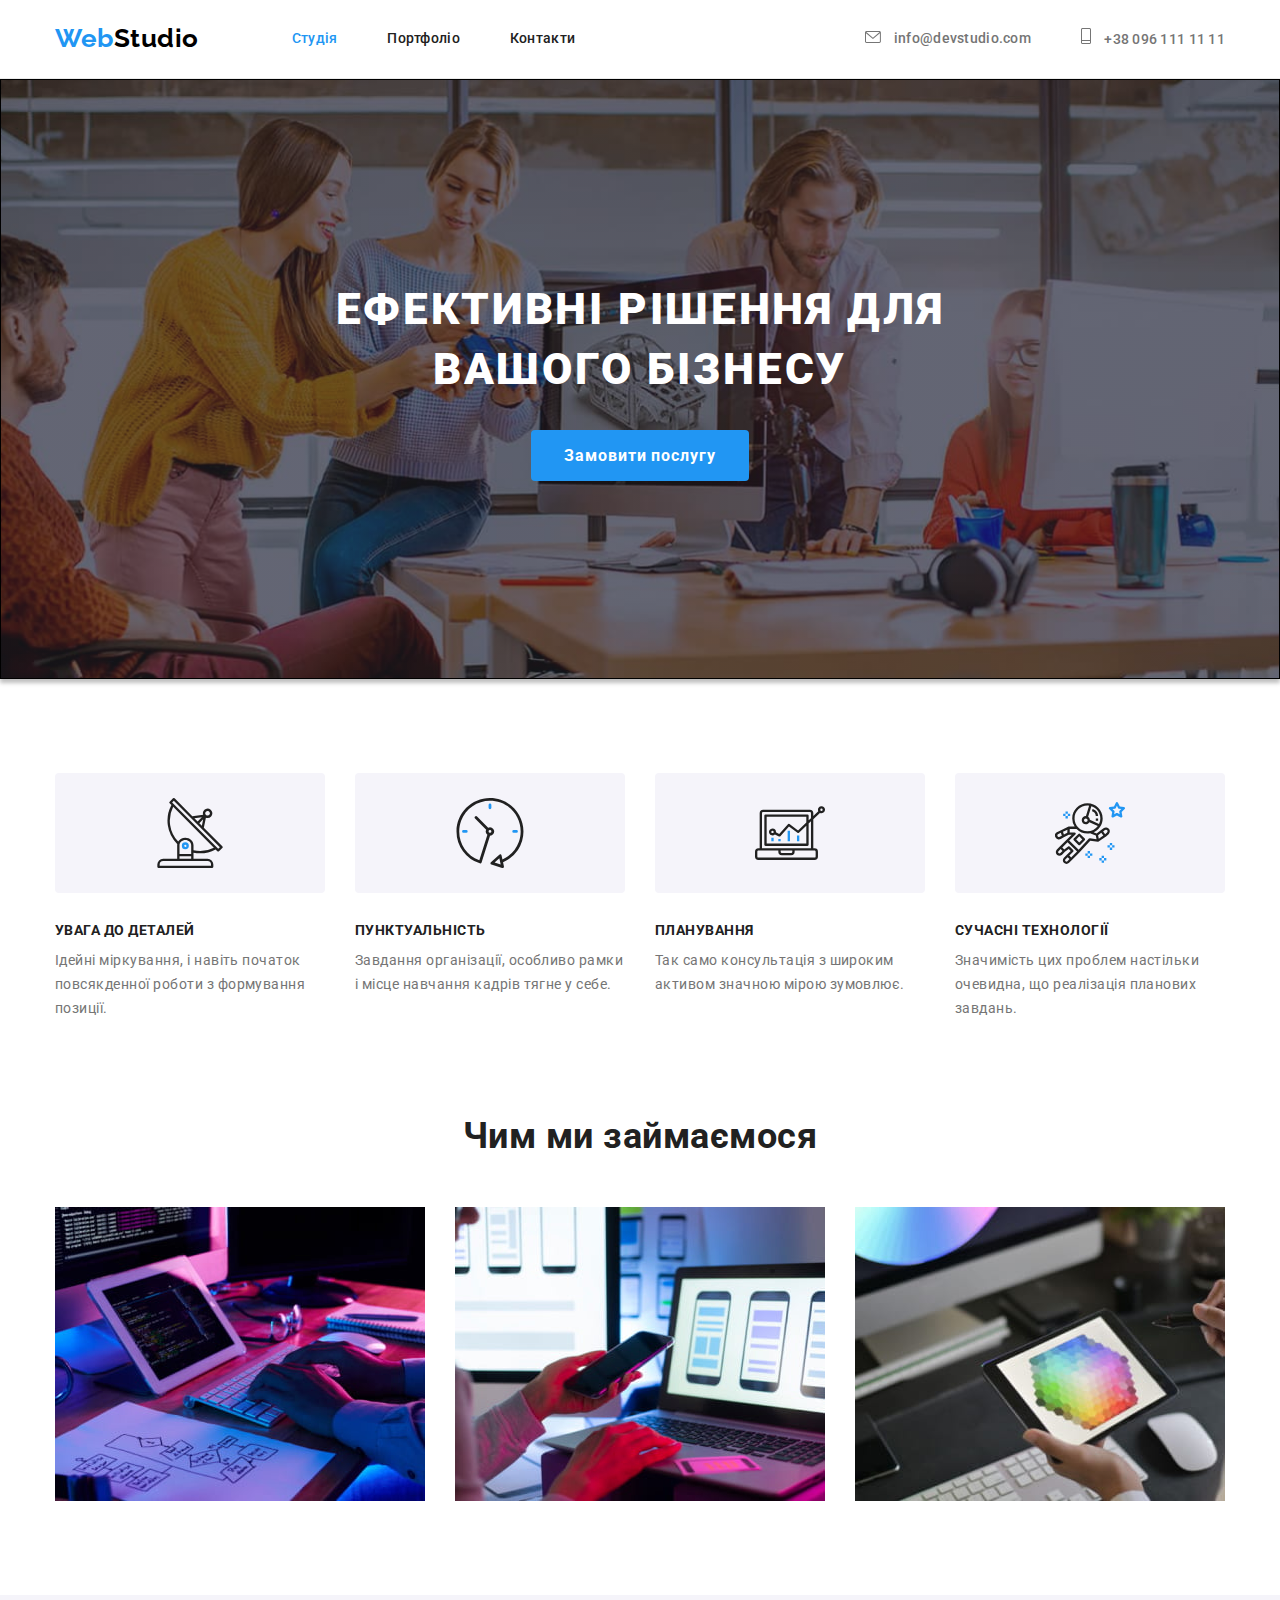
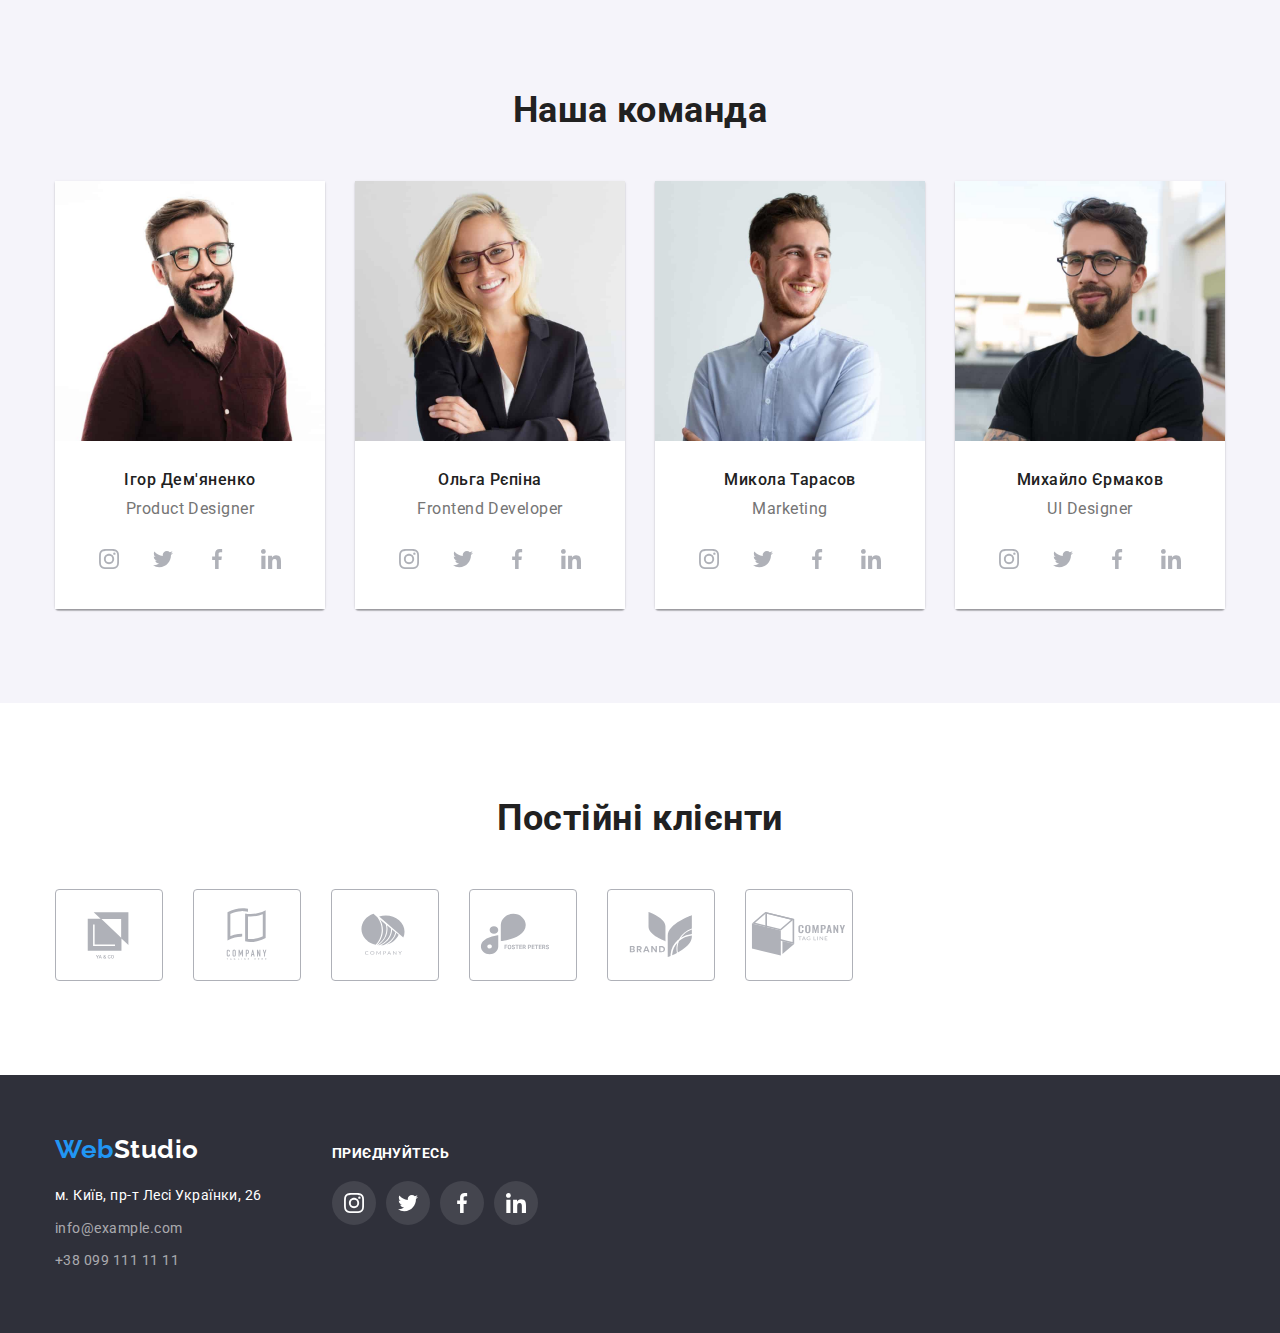
<file: index.html>
<!DOCTYPE html>
<html lang="en">
  <head>
    <meta charset="UTF-8" />
    <meta http-equiv="X-UA-Compatible" content="IE=edge" />
    <meta name="viewport" content="width=device-width, initial-scale=1.0" />
    <title>Document</title>
    <link rel="preconnect" href="https://fonts.googleapis.com" />
    <link rel="preconnect" href="https://fonts.gstatic.com" crossorigin />
    <link
      href="https://fonts.googleapis.com/css2?family=Raleway:wght@700&family=Roboto:wght@400;500;700;900&display=swap"
      rel="stylesheet"
    />
    <link
      rel="stylesheet"
      href="https://cdnjs.cloudflare.com/ajax/libs/modern-normalize/1.1.0/modern-normalize.min.css"
    />
    <link rel="stylesheet" href="./css/styles.css" />
  </head>

  <body>
    <!--Шапка-->
    <header class="page-header">
      <div class="container">
        <div class="site-nav">
          <nav class="navigation">
            <a class="logo" href=""><span class="web-logo">Web</span>Studio</a>

            <ul class="list nav-list">
              <li><a class="link link-active" href="./index.html">Студія</a></li>
              <li><a class="link" href="./portfolio.html">Портфоліо</a></li>
              <li><a class="link" href="">Контакти</a></li>
            </ul>
          </nav>

          <ul class="list contact-list">
            <li>
              <a class="contact-link" href="mailto:info@devstudio.com">
                <svg class="contact-icon" width="16" height="12">
                  <use href="./images/icons.svg#icon-mail"></use>
                </svg>
                info@devstudio.com</a
              >
            </li>
            <li>
              <a class="contact-link" href="tel+380961111111">
                <svg class="contact-icon" width="10" height="16">
                  <use href="./images/icons.svg#icon-tel"></use>
                </svg>
                +38 096 111 11 11</a
              >
            </li>
          </ul>
        </div>
      </div>
    </header>

    <!--основний заголовок-->
    <main>
      <section class="hero">
        <div class="container">
          <h1 class="hero-title">
            Ефективні рішення для<br />
            вашого бізнесу
          </h1>
          <button type="button" class="button-primary">Замовити послугу</button>
        </div>
      </section>

      <!--переваги-->
      <section class="first-section">
        <div class="container">
          <h2 class="visually-hidden">Наші переваги</h2>
          <ul class="list features">
            <li>
              <div class="wrap-icon">
                <svg width="70" height="70">
                  <use href="./images/icons.svg#icon-antenna"></use>
                </svg>
              </div>
              <h3 class="section-title">УВАГА ДО ДЕТАЛЕЙ</h3>
              <p class="information">
                Ідейні міркування, і навіть початок повсякденної роботи з формування позиції.
              </p>
            </li>
            <li>
              <div class="wrap-icon">
                <svg width="70" height="70">
                  <use href="./images/icons.svg#icon-clock"></use>
                </svg>
              </div>
              <h3 class="section-title">ПУНКТУАЛЬНІСТЬ</h3>
              <p class="information">
                Завдання організації, особливо рамки і місце навчання кадрів тягне у себе.
              </p>
            </li>
            <li>
              <div class="wrap-icon">
                <svg width="70" height="70">
                  <use href="./images/icons.svg#icon-diagram"></use>
                </svg>
              </div>
              <h3 class="section-title">ПЛАНУВАННЯ</h3>
              <p class="information">
                Так само консультація з широким активом значною мірою зумовлює.
              </p>
            </li>
            <li>
              <div class="wrap-icon">
                <svg width="70" height="70">
                  <use href="./images/icons.svg#icon-astronaut"></use>
                </svg>
              </div>
              <h3 class="section-title">СУЧАСНІ ТЕХНОЛОГІЇ</h3>
              <p class="information">
                Значимість цих проблем настільки очевидна, що реалізація планових завдань.
              </p>
            </li>
          </ul>
        </div>
      </section>

      <!--наші роботи-->
      <section class="section">
        <div class="container">
          <h2 class="work-list-title">Чим ми займаємося</h2>
          <ul class="list benefits">
            <li><img src="./images/box1.jpg" alt="write site" width="370" /></li>
            <li><img src="./images/box2.jpg" alt="flashing telephones" width="370" /></li>
            <li><img src="./images/box3.jpg" alt="we create design" width="370" /></li>
          </ul>
        </div>
      </section>

      <!--команда-->
      <section class="team section">
        <div class="container">
          <h2 class="team-list-title">Наша команда</h2>
          <ul class="list team-list">
            <li class="wrap">
              <img src="./images/img.jpg" alt="Ігор Дем'яненко" width="270" height="260" />
              <div class="name-subject">
                <h3 class="subject">Ігор Дем'яненко</h3>
                <p class="subtitle">Product Designer</p>
              </div>
              <ul class="net-list list">
                <li class="net-item">
                  <a href="" class="net-linc"
                    ><svg class="net-icon" width="20" height="20">
                      <use href="./images/icons.svg#icon-instagram"></use>
                    </svg>
                  </a>
                </li>
                <li class="net-item">
                  <a href="" class="net-linc"
                    ><svg class="net-icon" width="20" height="20">
                      <use href="./images/icons.svg#icon-twitter"></use>
                    </svg>
                  </a>
                </li>
                <li class="net-item">
                  <a href="" class="net-linc"
                    ><svg class="net-icon" width="20" height="20">
                      <use href="./images/icons.svg#icon-facebook"></use>
                    </svg>
                  </a>
                </li>
                <li class="net-item">
                  <a href="" class="net-linc"
                    ><svg class="net-icon" width="20" height="20">
                      <use href="./images/icons.svg#icon-linkedin"></use>
                    </svg>
                  </a>
                </li>
              </ul>
            </li>
            <li class="wrap">
              <img src="./images/img1.jpg" alt="Ольга Рєпіна" width="270" height="260" />
              <div class="name-subject">
                <h3 class="subject">Ольга Рєпіна</h3>
                <p class="subtitle">Frontend Developer</p>
              </div>
              <ul class="net-list list">
                <li class="net-item">
                  <a href="" class="net-linc"
                    ><svg class="net-icon" width="20" height="20">
                      <use href="./images/icons.svg#icon-instagram"></use>
                    </svg>
                  </a>
                </li>
                <li class="net-item">
                  <a href="" class="net-linc"
                    ><svg class="net-icon" width="20" height="20">
                      <use href="./images/icons.svg#icon-twitter"></use>
                    </svg>
                  </a>
                </li>
                <li class="net-item">
                  <a href="" class="net-linc"
                    ><svg class="net-icon" width="20" height="20">
                      <use href="./images/icons.svg#icon-facebook"></use>
                    </svg>
                  </a>
                </li>
                <li class="net-item">
                  <a href="" class="net-linc"
                    ><svg class="net-icon" width="20" height="20">
                      <use href="./images/icons.svg#icon-linkedin"></use>
                    </svg>
                  </a>
                </li>
              </ul>
            </li>
            <li class="wrap">
              <img src="./images/img2.jpg" alt="Микола Тарасов" width="270" height="260" />
              <div class="name-subject">
                <h3 class="subject">Микола Тарасов</h3>
                <p class="subtitle">Marketing</p>
              </div>
              <ul class="net-list list">
                <li class="net-item">
                  <a href="" class="net-linc"
                    ><svg class="net-icon" width="20" height="20">
                      <use href="./images/icons.svg#icon-instagram"></use>
                    </svg>
                  </a>
                </li>
                <li class="net-item">
                  <a href="" class="net-linc"
                    ><svg class="net-icon" width="20" height="20">
                      <use href="./images/icons.svg#icon-twitter"></use>
                    </svg>
                  </a>
                </li>
                <li class="net-item">
                  <a href="" class="net-linc"
                    ><svg class="net-icon" width="20" height="20">
                      <use href="./images/icons.svg#icon-facebook"></use>
                    </svg>
                  </a>
                </li>
                <li class="net-item">
                  <a href="" class="net-linc"
                    ><svg class="net-icon" width="20" height="20">
                      <use href="./images/icons.svg#icon-linkedin"></use>
                    </svg>
                  </a>
                </li>
              </ul>
            </li>
            <li class="wrap">
              <img src="./images/img3.jpg" alt="Михайло Єрмаков" width="270" height="260" />
              <div class="name-subject">
                <h3 class="subject">Михайло Єрмаков</h3>
                <p class="subtitle">UI Designer</p>
              </div>
              <ul class="net-list list">
                <li class="net-item">
                  <a href="" class="net-linc"
                    ><svg class="net-icon" width="20" height="20">
                      <use href="./images/icons.svg#icon-instagram"></use>
                    </svg>
                  </a>
                </li>
                <li class="net-item">
                  <a href="" class="net-linc"
                    ><svg class="net-icon" width="20" height="20">
                      <use href="./images/icons.svg#icon-twitter"></use>
                    </svg>
                  </a>
                </li>
                <li class="net-item">
                  <a href="" class="net-linc"
                    ><svg class="net-icon" width="20" height="20">
                      <use href="./images/icons.svg#icon-facebook"></use>
                    </svg>
                  </a>
                </li>
                <li class="net-item">
                  <a href="" class="net-linc"
                    ><svg class="net-icon" width="20" height="20">
                      <use href="./images/icons.svg#icon-linkedin"></use>
                    </svg>
                  </a>
                </li>
              </ul>
            </li>
          </ul>
        </div>
      </section>
      <section class="section">
        <div class="container">
          <h2 class="team-list-title">Постійні клієнти</h2>
          <ul class="clients-list list">
            <li class="clients-item">
              <a href="" class="clients-linc"
                ><svg class="clients-icon" width="106" height="60">
                  <use href="./images/icons.svg#icon-Logo1"></use>
                </svg>
              </a>
            </li>
            <li class="clients-item">
              <a href="" class="clients-linc">
                <svg class="clients-icon" width="106" height="60">
                  <use href="./images/icons.svg#icon-Logo2"></use>
                </svg>
              </a>
            </li>
            <li class="clients-item">
              <a href="" class="clients-linc">
                <svg class="clients-icon" width="106" height="60">
                  <use href="./images/icons.svg#icon-Logo3"></use>
                </svg>
              </a>
            </li>
            <li class="clients-item">
              <a href="" class="clients-linc">
                <svg class="clients-icon" width="106" height="60">
                  <use href="./images/icons.svg#icon-Logo4"></use>
                </svg>
              </a>
            </li>
            <li class="clients-item">
              <a href="" class="clients-linc">
                <svg class="clients-icon" width="106" height="60">
                  <use href="./images/icons.svg#icon-Logo5"></use>
                </svg>
              </a>
            </li>
            <li class="clients-item">
              <a href="" class="clients-linc">
                <svg class="clients-icon" width="106" height="60">
                  <use href="./images/icons.svg#icon-Logo6"></use>
                </svg>
              </a>
            </li>
          </ul>
        </div>
      </section>
    </main>

    <!--підвал-->
    <footer>
      <div class="container">
        <div class="wraper">
          <div class="footer-info">
            <a class="address-logo" href=""><span class="address-web">Web</span>Studio</a>
            <address>
              <ul class="list info-contact">
                <li><a class="address-info" href="">м. Київ, пр-т Лесі Українки, 26</a></li>
                <li>
                  <a class="address-contact" href="mailto:info@example.com">info@example.com</a>
                </li>
                <li><a class="address-contact" href="tel:+380991111111">+38 099 111 11 11</a></li>
              </ul>
            </address>
          </div>
          <div class="footer-wrap">
            <h2 class="footer-title">приєднуйтесь</h2>
            <ul class="footer-list list">
              <li class="footer -item">
                <a href="" class="footer-linc"
                  ><svg class="footer-icon" width="20" height="20">
                    <use href="./images/icons.svg#icon-instagram"></use>
                  </svg>
                </a>
              </li>
              <li class="footer-item">
                <a href="" class="footer-linc"
                  ><svg class="footer-icon" width="20" height="20">
                    <use href="./images/icons.svg#icon-twitter"></use>
                  </svg>
                </a>
              </li>
              <li class="footer-item">
                <a href="" class="footer-linc"
                  ><svg class="footer-icon" width="20" height="20">
                    <use href="./images/icons.svg#icon-facebook"></use>
                  </svg>
                </a>
              </li>
              <li class="footer-item">
                <a href="" class="footer-linc"
                  ><svg class="footer-icon" width="20" height="20">
                    <use href="./images/icons.svg#icon-linkedin"></use>
                  </svg>
                </a>
              </li>
            </ul>
          </div>
        </div>
      </div>
    </footer>
  </body>
</html>
</file>
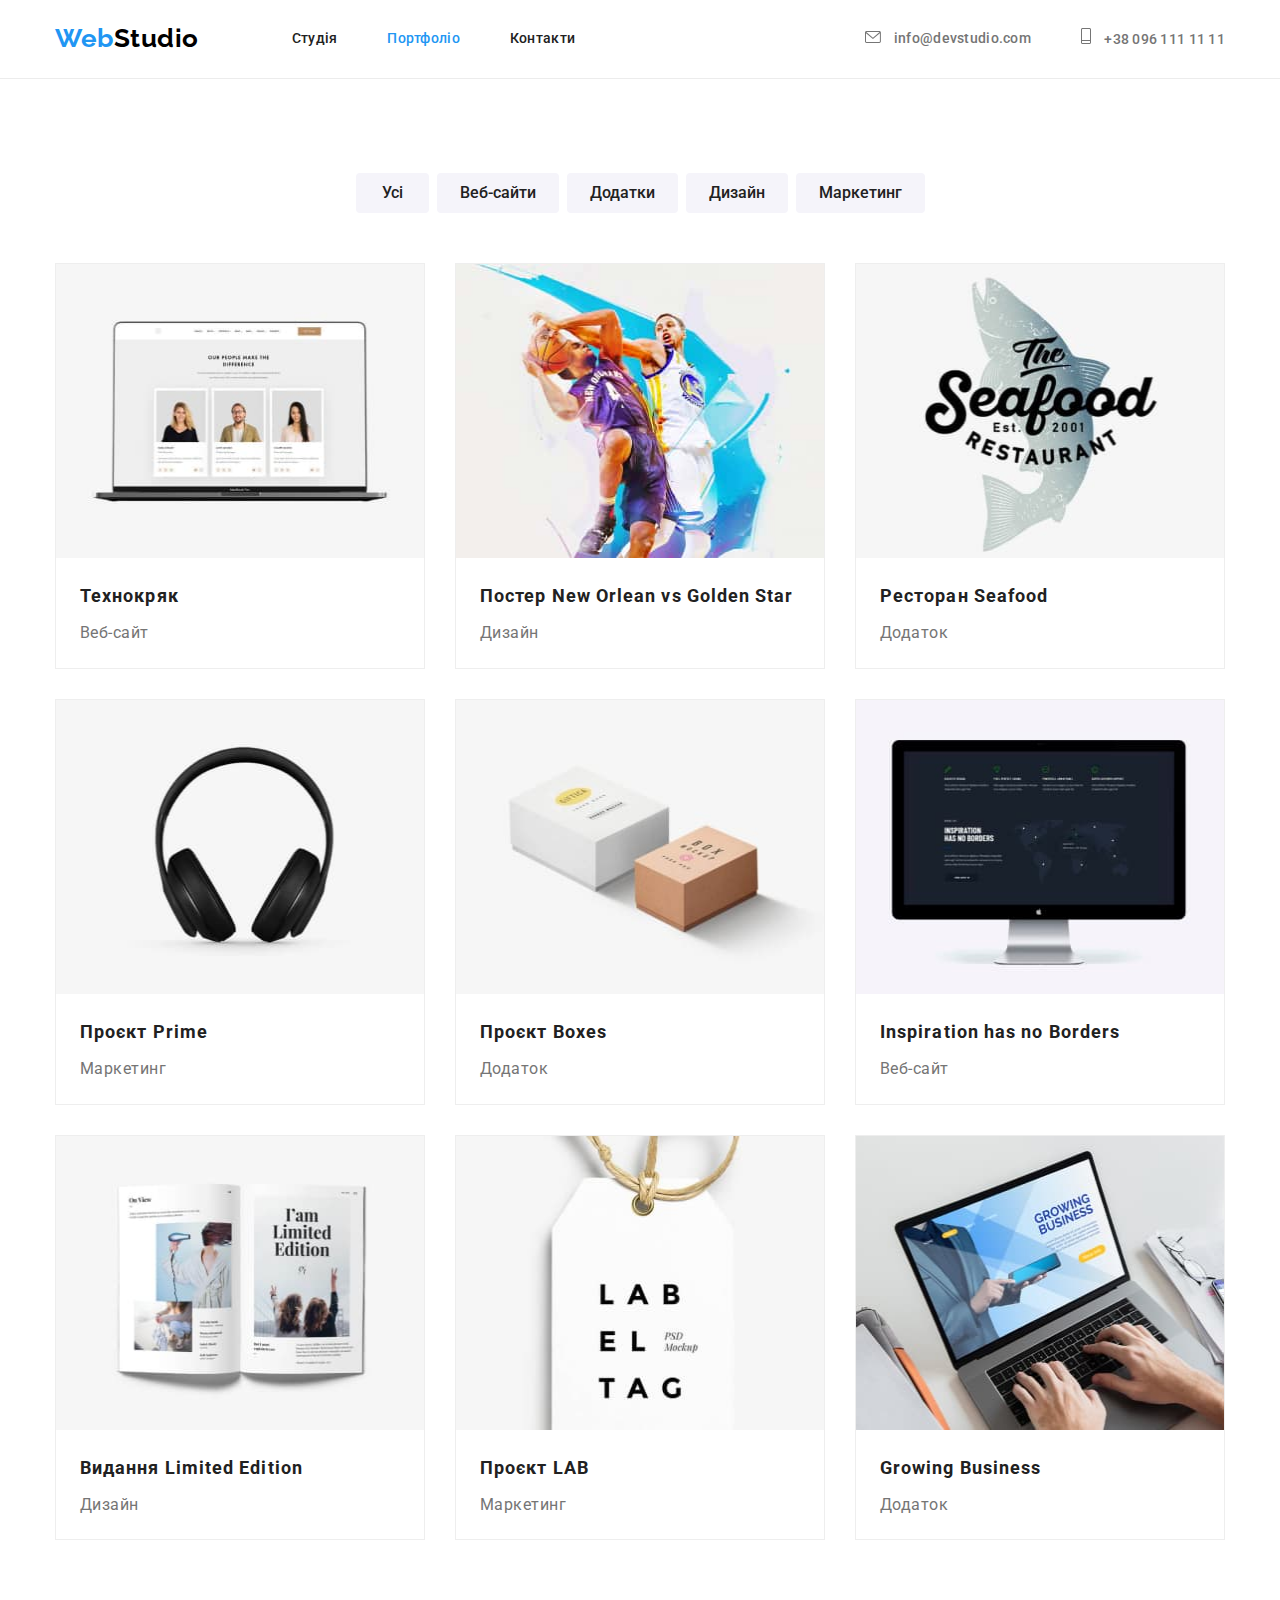
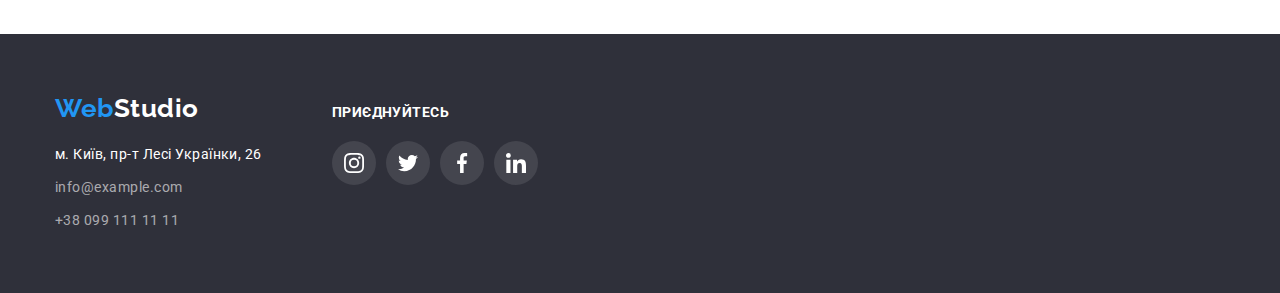
<file: portfolio.html>
<!DOCTYPE html>
<html lang="en">
  <head>
    <meta charset="UTF-8" />
    <meta http-equiv="X-UA-Compatible" content="IE=edge" />
    <meta name="viewport" content="width=device-width, initial-scale=1.0" />
    <title>Document</title>
    <link rel="preconnect" href="https://fonts.googleapis.com" />
    <link rel="preconnect" href="https://fonts.gstatic.com" crossorigin />
    <link
      href="https://fonts.googleapis.com/css2?family=Raleway:wght@700&family=Roboto:wght@400;500;700;900&display=swap"
      rel="stylesheet"
    />
    <link
      rel="stylesheet"
      href="https://cdnjs.cloudflare.com/ajax/libs/modern-normalize/1.1.0/modern-normalize.min.css"
    />
    <link rel="stylesheet" href="./css/styles.css" />
  </head>

  <body>
    <!--Шапка-->
    <header class="page-header">
      <div class="container">
        <div class="site-nav">
          <nav class="navigation">
            <a class="logo" href=""><span class="web-logo">Web</span>Studio</a>

            <ul class="list nav-list">
              <li><a class="link" href="./index.html">Студія</a></li>
              <li><a class="link link-active" href="./portfolio.html">Портфоліо</a></li>
              <li><a class="link" href="">Контакти</a></li>
            </ul>
          </nav>

          <ul class="list contact-list">
            <li>
              <a class="contact-link" href="mailto:info@devstudio.com">
                <svg class="contact-icon" width="16" height="12">
                  <use href="./images/icons.svg#icon-mail"></use>
                </svg>
                info@devstudio.com</a
              >
            </li>
            <li>
              <a class="contact-link" href="tel+380961111111">
                <svg class="contact-icon" width="10" height="16">
                  <use href="./images/icons.svg#icon-tel"></use>
                </svg>
                +38 096 111 11 11</a
              >
            </li>
          </ul>
        </div>
      </div>
    </header>

    <!-- приклади робіт-->
    <main>
      <section class="last-section">
        <div class="container">
          <h1 class="visually-hidden">Портфолио</h1>
          <ul class="list button-list">
            <li><button type="button" class="button-one">Усі</button></li>
            <li><button type="button" class="button">Веб-сайти</button></li>
            <li><button type="button" class="button">Додатки</button></li>
            <li><button type="button" class="button">Дизайн</button></li>
            <li><button type="button" class="button">Маркетинг</button></li>
          </ul>

          <ul class="content-list list">
            <li class="content-item">
              <a href="#" class="portfolio-linc">
                <img src="./images/img0.jpg" alt="Сайт технокряк" width="370" height="294" />
                <div class="heading">
                  <h2 class="features-title">Технокряк</h2>
                  <p class="text">Веб-сайт</p>
                </div>
              </a>
            </li>
            <li class="content-item">
              <a href="#" class="portfolio-linc">
                <img src="./images/img(1).jpg" alt="Постер New Orlean" width="370" height="294" />
                <div class="heading">
                  <h2 class="features-title">Постер New Orlean vs Golden Star</h2>
                  <p class="text">Дизайн</p>
                </div>
              </a>
            </li>
            <li class="content-item">
              <a href="#" class="portfolio-linc">
                <img src="./images/img(2).jpg" alt="Ресторан Seafood" width="370" height="294" />
                <div class="heading">
                  <h2 class="features-title">Ресторан Seafood</h2>
                  <p class="text">Додаток</p>
                </div>
              </a>
            </li>
            <li class="content-item">
              <a href="#" class="portfolio-linc">
                <img src="./images/img(3).jpg" alt="Проєкт Prime" width="370" height="294" />
                <div class="heading">
                  <h2 class="features-title">Проєкт Prime</h2>
                  <p class="text">Маркетинг</p>
                </div>
              </a>
            </li>
            <li class="content-item">
              <a href="#" class="portfolio-linc">
                <img src="./images/img(4).jpg" alt="Проєкт Boxes" width="370" height="294" />
                <div class="heading">
                  <h2 class="features-title">Проєкт Boxes</h2>
                  <p class="text">Додаток</p>
                </div>
              </a>
            </li>
            <li class="content-item">
              <a href="#" class="portfolio-linc">
                <img
                  src="./images/img(5).jpg"
                  alt="Inspiration has no Borders"
                  width="370"
                  height="294"
                />
                <div class="heading">
                  <h2 class="features-title">Inspiration has no Borders</h2>
                  <p class="text">Веб-сайт</p>
                </div>
              </a>
            </li>
            <li class="content-item">
              <a href="#" class="portfolio-linc">
                <img
                  src="./images/img(6).jpg"
                  alt="Видання Limited Edition"
                  width="370"
                  height="294"
                />
                <div class="heading">
                  <h2 class="features-title">Видання Limited Edition</h2>
                  <p class="text">Дизайн</p>
                </div>
              </a>
            </li>
            <li class="content-item">
              <a href="#" class="portfolio-linc">
                <img src="./images/img(7).jpg" alt="Проєкт LAB" width="370" height="294" />
                <div class="heading">
                  <h2 class="features-title">Проєкт LAB</h2>
                  <p class="text">Маркетинг</p>
                </div>
              </a>
            </li>
            <li class="content-item">
              <a href="#" class="portfolio-linc">
                <img src="./images/img(8).jpg" alt="Growing Business" width="370" height="294" />
                <div class="heading">
                  <h2 class="features-title">Growing Business</h2>
                  <p class="text">Додаток</p>
                </div>
              </a>
            </li>
          </ul>
        </div>
      </section>
    </main>
    <!--підвал-->
    <footer>
      <div class="container">
        <div class="wraper">
          <div class="footer-info">
            <a class="address-logo" href=""><span class="address-web">Web</span>Studio</a>
            <address>
              <ul class="list info-contact">
                <li><a class="address-info" href="">м. Київ, пр-т Лесі Українки, 26</a></li>
                <li>
                  <a class="address-contact" href="mailto:info@example.com">info@example.com</a>
                </li>
                <li><a class="address-contact" href="tel:+380991111111">+38 099 111 11 11</a></li>
              </ul>
            </address>
          </div>
          <div class="footer-wrap">
            <h2 class="footer-title">приєднуйтесь</h2>
            <ul class="footer-list list">
              <li class="footer -item">
                <a href="" class="footer-linc"
                  ><svg class="footer-icon" width="20" height="20">
                    <use href="./images/icons.svg#icon-instagram"></use>
                  </svg>
                </a>
              </li>
              <li class="footer-item">
                <a href="" class="footer-linc"
                  ><svg class="footer-icon" width="20" height="20">
                    <use href="./images/icons.svg#icon-twitter"></use>
                  </svg>
                </a>
              </li>
              <li class="footer-item">
                <a href="" class="footer-linc"
                  ><svg class="footer-icon" width="20" height="20">
                    <use href="./images/icons.svg#icon-facebook"></use>
                  </svg>
                </a>
              </li>
              <li class="footer-item">
                <a href="" class="footer-linc"
                  ><svg class="footer-icon" width="20" height="20">
                    <use href="./images/icons.svg#icon-linkedin"></use>
                  </svg>
                </a>
              </li>
            </ul>
          </div>
        </div>
      </div>
    </footer>
  </body>
</html>
</file>
<file: css/styles.css>
/* основний колір тексту  #212121; */
/* вторинний колір тексту  #757575; */
/* основний колір фону #F5F5F5; */
/* білий #FFFFFF; */
/* акцент #2196F3; */
/* footer rgba(255, 255, 255, 0.6); */
/* вторинний колір кнопок #F5F4FA; */
/* вторинний колір фону  #2F303A;*/

/* css-змінні */

:root {
  --primary-text-color: #757575;
  --secondary-text-color: #212121;
  --accent-color: #2196f3;
  --secondary-accent-color: #f5f4fa;
  --white-color: #ffffff;
  --address-accent-color: rgba(255, 255, 255, 0.6);
  --black-color: #000000;
  --secondary-bcg-color: #2f303a;
  --background-color: #f5f5f5;
}
body {
  background-color: #ffffff;
  font-family: roboto, sans-serif;
  font-weight: 500;
  letter-spacing: 0.03em;
}

img {
  display: block;
  max-width: 100%;
}
.list {
  list-style: none;
  margin-top: 0;
  margin-bottom: 0;
  padding: 0;
}
h1,
h2,
h3,
h4,
p,
ul,
li {
  margin: 0;
  padding: 0;
}
.container {
  width: 100%;
  max-width: 1200px;
  padding: 0 15px;
  margin: 0 auto;
  /* team-list */
}

.first-section {
  padding-top: 94px;
}

.section {
  padding: 94px 0;
}

/* header */
.page-header {
  border-bottom: 1px solid #ececec;
  padding-top: 24px;
  padding-bottom: 25px;
}

.logo {
  color: var(--black-color);
  font-family: Raleway, cursive;
  font-weight: 700;
  font-size: 26px;
  line-height: 1.11;
  text-decoration-line: none;
  letter-spacing: 0.02em;
  margin-right: 93px;
}

.web-logo {
  color: var(--accent-color);
}

.site-nav {
  display: flex;
  justify-content: space-between;
  align-items: center;
}
.navigation {
  display: flex;
}
.nav-list,
.contact-list {
  display: flex;
  align-items: center;
}
.nav-list li,
.contact-list li {
  margin-right: 50px;
}
.nav-list li:last-child,
.contact-list li:last-child,
.features li:last-child {
  margin-right: 0px;
}

.link {
  color: var(--secondary-text-color);
  font-weight: 500;
  font-size: 14px;
  line-height: 1.17;
  text-decoration-line: none;
  letter-spacing: 0.02em;
}
.link-active {
  color: var(--accent-color);
  font-weight: 500;
  font-size: 14px;
  line-height: 1.17;
  text-decoration-line: none;
  letter-spacing: 0.02em;
}

.site-nav .link:hover,
.site-nav.link:focus {
  color: var(--accent-color);
}

.contact-link {
  color: var(--primary-text-color);
  font-size: 14px;
  line-height: 1.17;
  letter-spacing: 0.02em;
  text-decoration-line: none;
  color: #757575;
}

.contact-icon {
  margin-right: 10px;
  fill: currentColor;
}

.contact-link:hover,
.contact-link:focus {
  fill: var(--accent-color);
  color: var(--accent-color);
}

/* перша сторінка */
/* hero */
.hero {
  text-align: center;
  padding: 200px 0;
  height: 600px;
  max-width: 1600px;
  margin-left: auto;
  margin-right: auto;
  border: 1px solid #000000;
  box-shadow: 0px 4px 4px rgba(0, 0, 0, 0.25);
  background-image: linear-gradient(to right, rgba(47, 48, 58, 0.4), rgba(47, 48, 58, 0.4)),
    url(../images/Hero.jpg);
  background-size: cover;
  background-position: center;
  background-repeat: no-repeat;
  background-color: var(--secondary-bcg-color);
}
.hero-title {
  margin-bottom: 30px;

  color: var(--white-color);
  font-weight: 900;
  font-size: 44px;
  line-height: 1.36;
  text-align: center;
  text-transform: uppercase;
  letter-spacing: 0.06em;
}
.button-primary {
  display: inline-block;
  padding: 10px 32px;
  border-radius: 4px;
  color: var(--white-color);
  background-color: var(--accent-color);
  border: 1px solid transparent;
  font-family: Roboto;
  font-weight: 700;
  font-size: 16px;
  line-height: 1.87;
  letter-spacing: 0.06em;
  cursor: pointer;
}
.button-primary:hover,
.button-primary:focus {
  background-color: #188ce8;
}

/* section */

.wrap-icon {
  width: 270px;
  height: 120px;
  display: flex;
  justify-content: center;
  align-items: center;
  border-radius: 4px;
  background-color: #f5f4fa;
  margin-bottom: 30px;
}
.features {
  display: flex;
  justify-content: space-between;
}
.section-title {
  margin-bottom: 10px;
  color: var(--secondary-text-color);
  font-weight: 700;
  font-size: 14px;
  line-height: 1.14;
  text-transform: uppercase;
  max-width: 270;
}
.information {
  color: var(--primary-text-color);
  font-weight: 400;
  font-size: 14px;
  line-height: 1.71;
  max-width: 270px;
}
.work-list-title {
  margin-bottom: 50px;
  color: var(--secondary-text-color);
  font-weight: 700;
  font-size: 36px;
  line-height: 1.17;
  text-align: center;
}
.benefits,
.team-list {
  display: flex;
  gap: 30px;
}
.button-list {
  display: flex;
  justify-content: center;
  margin-bottom: 50px;
}
.button-list li {
  margin-right: 8px;
}
.button-list li:last-child {
  margin-right: 0;
}
.team {
  background: #f5f4fa;
}
.team-list-title {
  margin-bottom: 50px;
  color: var(--secondary-text-color);
  font-family: 'Roboto';
  font-style: normal;
  font-weight: 700;
  font-size: 36px;
  line-height: 1.17;
  text-align: center;
}
.wrap {
  box-shadow: 0px 1px 3px rgba(0, 0, 0, 0.12), 0px 1px 1px rgba(0, 0, 0, 0.14),
    0px 2px 1px rgba(0, 0, 0, 0.2);
  border-radius: 0px 0px 4px 4px;
}
.name-subject {
  display: flex;
  flex-direction: column;
  align-items: center;
  padding-top: 30px;
  padding-bottom: 18px;
  background-color: var(--white-color);
}

.subject {
  margin-bottom: 10px;
  color: var(--secondary-text-color);
  font-family: 'Roboto';
  font-style: normal;
  font-weight: 500;
  font-size: 16px;
  line-height: 1.18;
}
.subtitle {
  color: var(--primary-text-color);
  font-family: 'Roboto';
  font-style: normal;
  font-weight: 400;
  font-size: 16px;
  line-height: 1.18;
}

.net-list {
  display: flex;
  justify-content: center;
  gap: 10px;
  background-color: var(--white-color);
  padding-bottom: 28px;
}
.net-linc {
  width: 44px;
  height: 44px;
  display: flex;
  align-items: center;
  justify-content: center;
  background-color: var(--white-color);
  border-radius: 50%;
  color: #afb1b8;
}
.net-icon {
  fill: currentColor;
}
.net-linc:hover,
.net-linc:focus {
  background-color: var(--accent-color);
  color: var(--white-color);
}
.clients-list {
  display: flex;
  gap: 30px;
}

.clients-item {
  width: calc((100%-150px) / 6);
}

.clients-linc {
  display: flex;
  align-items: center;
  justify-content: center;
  width: 100%;
  height: 92px;
  border: 1px solid #afb1b8;
  border-radius: 4px;
  color: #afb1b8;
}
.clients-icon {
  fill: currentColor;
}
.clients-linc:hover,
.clients-linc:focus {
  border-color: var(--accent-color);
  color: var(--accent-color);
}

/* друга сторінка */
.visually-hidden {
  position: absolute;
  white-space: nowrap;
  width: 1px;
  height: 1px;
  overflow: hidden;
  border: 0;
  padding: 0;
  clip: rect(0 0 0 0);
  clip-path: inset(50%);
  margin: -1px;
}
.last-section {
  padding-bottom: 94px;
  padding-top: 94px;
}
.button-one {
  display: inline-block;
  padding: 6px 25px;
  border-radius: 4px;

  color: var(--secondary-text-color);
  background-color: var(--secondary-accent-color);
  border: 1px solid transparent;
  font-weight: 500;
  font-size: 16px;
  line-height: 1.62;
  text-align: center;
}
.button-one:hover,
.button-one:focus {
  background-color: var(--accent-color);
  color: var(--white-color);
}
.button {
  display: inline-block;
  padding: 6px 22px;
  border-radius: 4px;
  color: var(--secondary-text-color);
  background-color: var(--secondary-accent-color);
  border: 1px solid transparent;
  font-weight: 500;
  font-size: 16px;
  line-height: 1.62;
  text-align: center;
}

.button:hover,
.button:focus {
  background-color: var(--accent-color);
  color: var(--white-color);
}

.content-list {
  display: flex;
  flex-wrap: wrap;
  gap: 30px;
  flex-basis: calc((100%-60px) / 3);
}
.content-item {
  border: 1px solid #eeeeee;
  width: 370px;
}
.content-item:nth-last-child(-n + 3) {
  margin-bottom: 0;
}
.portfolio-linc {
  display: block;
  text-decoration: none;
}
.portfolio-linc:hover,
.portfolio-linc:focus {
  box-shadow: 0px 1px 1px rgba(0, 0, 0, 0.12), 0px 4px 4px rgba(0, 0, 0, 0.06),
    1px 4px 6px rgba(0, 0, 0, 0.16);
}

.heading {
  padding-left: 24px;
  padding-bottom: 20px;
  min-width: 322px;
  padding-right: 24px;
  padding-top: 20px;
}

.features-title {
  margin-bottom: 4px;
  color: var(--secondary-text-color);
  font-family: Roboto;
  font-weight: 700;
  font-size: 18px;
  line-height: 2;
  letter-spacing: 0.06em;
  text-transform: none;
}
.text {
  color: var(--primary-text-color);
  font-family: 'Roboto';
  font-style: normal;
  font-weight: 400;
  font-size: 16px;
  line-height: 1.87;
}

/* footer */

footer {
  background-color: var(--secondary-bcg-color);
  padding-top: 60px;
  padding-bottom: 60px;
}
.footer-info {
  display: flex;
  flex-direction: column;
}
.address-logo {
  margin-bottom: 20px;
  color: var(--white-color);
  font-family: Raleway, cursive;
  font-weight: 700;
  font-size: 26px;
  line-height: 1.11;
  text-decoration-line: none;
  letter-spacing: 0.02em;
}
.address-web {
  color: var(--accent-color);
}
.info-contact li {
  margin-bottom: 9px;
}
.info-contact li:last-child {
  margin-bottom: 0;
}
.address-contact {
  color: var(--address-accent-color);
  font-weight: 400;
  font-size: 14px;
  line-height: 1.71;
  text-decoration-line: none;
  font-style: normal;
}
.address-info {
  color: var(--white-color);
  font-weight: 400;
  font-size: 14px;
  line-height: 1.71;
  text-decoration-line: none;
  font-style: normal;
}

.address-contact:hover,
.address-contact:focus {
  color: var(--accent-color);
}
.wraper {
  display: flex;
  align-items: baseline;
}
.footer-title {
  font-family: 'Roboto';
  font-style: normal;
  font-weight: 700;
  font-size: 14px;
  line-height: 1, 14;
  letter-spacing: 0.03em;
  text-transform: uppercase;
  color: var(--white-color);
  margin-bottom: 20px;
}
.footer-list {
  display: flex;
  justify-content: center;
  gap: 10px;
}
.footer-linc {
  width: 44px;
  height: 44px;
  display: flex;
  align-items: center;
  justify-content: center;
  background-color: rgba(255, 255, 255, 0.1);
  border-radius: 50%;
  color: var(--white-color);
}
.footer-icon {
  fill: currentColor;
}
.footer-linc:hover,
.footer-linc:focus {
  background-color: var(--accent-color);
}
.footer-wrap {
  margin-left: 70px;
}
</file>
